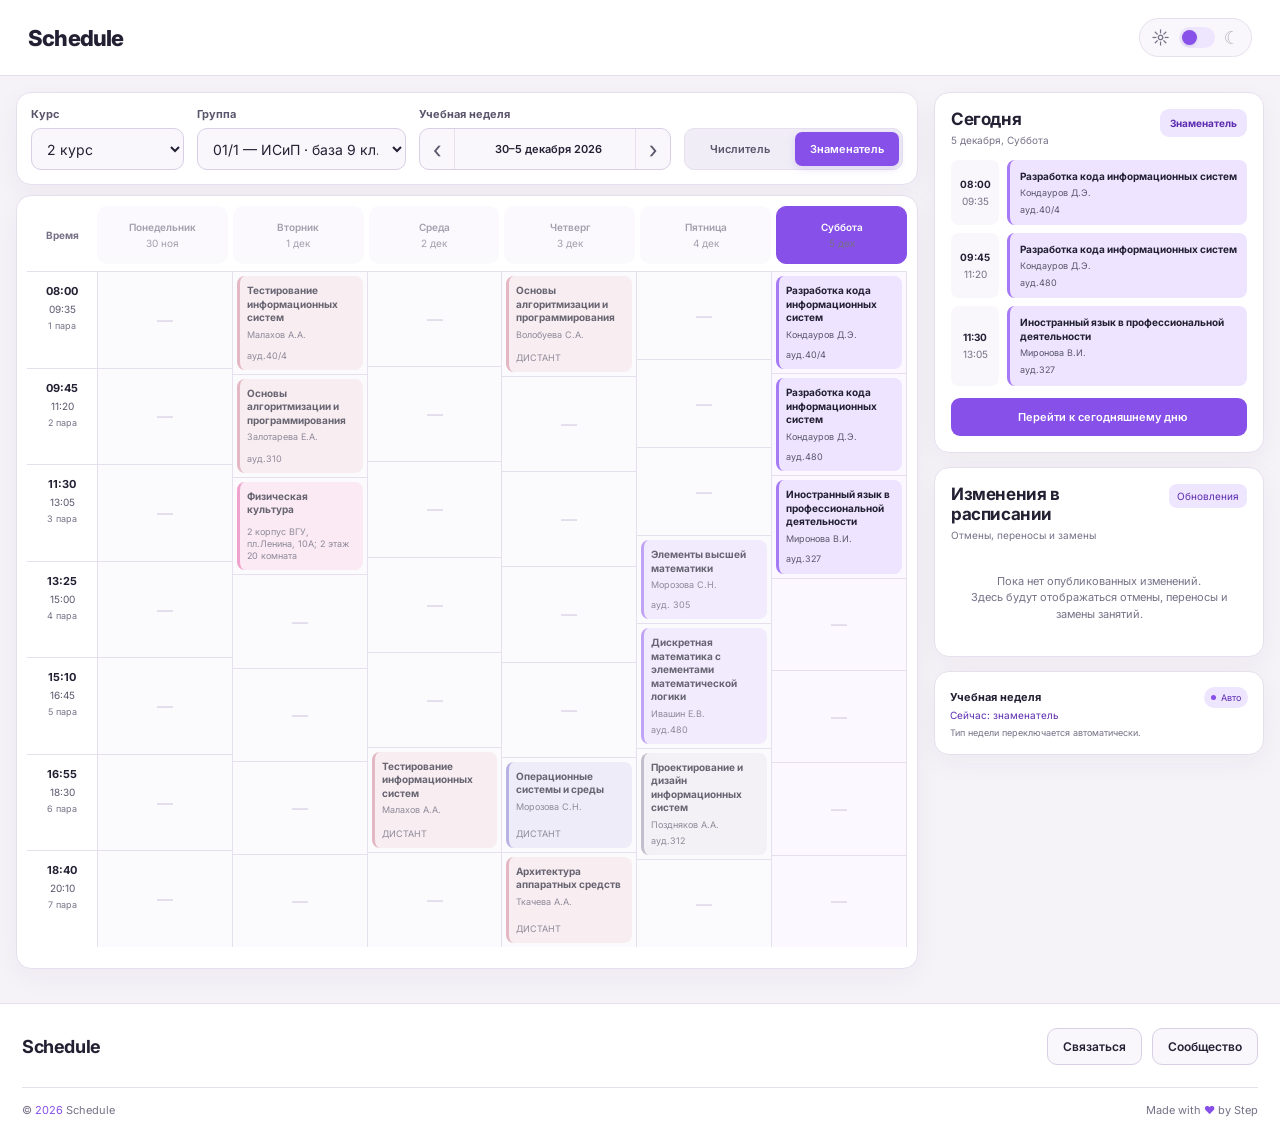
<file: index.html>
<!doctype html>
<html lang="ru">
<head>
  <meta charset="UTF-8">
  <meta name="viewport" content="width=device-width, initial-scale=1.0">
  <meta name="theme-color" content="#f8f7fb">
  <title>Schedule — расписание</title>
  <link rel="preconnect" href="https://fonts.googleapis.com">
  <link rel="preconnect" href="https://fonts.gstatic.com" crossorigin>
  <link href="https://fonts.googleapis.com/css2?family=Inter:wght@400;500;600;700;800&display=swap" rel="stylesheet">
  <link rel="stylesheet" href="css/styles.css">
</head>
<body>
  <header class="topbar">
    <a class="brand" href="#" aria-label="Schedule — главная">  
      <span class="brand-name">Schedule</span>
    </a>
    <div class="top-actions">
      <button class="theme-toggle" id="themeToggle" type="button" aria-label="Включить тёмную тему" title="Переключить светлую/тёмную тему">
        <span class="theme-icon sun-icon" aria-hidden="true">☼</span>
        <span class="theme-track"><span class="theme-knob"></span></span>
        <span class="theme-icon moon-icon" aria-hidden="true">☾</span>
      </button>
      <!-- <button class="profile-button" id="profileButton" type="button" aria-label="Профиль" title="Профиль"> -->
        <!-- <span class="avatar">Г</span><span class="profile-label">Профиль</span> -->
      <!-- </button> -->
    </div>
  </header>

  <main class="app-layout">
    <section class="main-column">
      <section class="filters panel" aria-label="Фильтры расписания">
        <label class="field">
          <span>Курс</span>
          <select id="courseSelect">
            <option value="1">1 курс</option><option value="2" selected>2 курс</option><option value="3">3 курс</option><option value="4">4 курс</option>
          </select>
        </label>
        <label class="field">
          <span>Группа</span>
          <select id="groupSelect"></select>
        </label>
        <div class="field week-field">
          <span>Учебная неделя</span>
          <div class="week-control">
            <button id="prevWeek" class="square-button" type="button" aria-label="Предыдущая неделя">‹</button>
            <div class="week-label"><span aria-hidden="true"></span><b id="weekRange">—</b></div>
            <button id="nextWeek" class="square-button" type="button" aria-label="Следующая неделя">›</button>
          </div>
        </div>
        <div class="week-toggle" role="group" aria-label="Тип учебной недели">
          <button id="numeratorButton" type="button">Числитель</button>
          <button id="denominatorButton" type="button">Знаменатель</button>
        </div>
      </section>

      <section class="calendar panel" aria-label="Расписание на неделю">
        <div class="calendar-head">
          <div class="time-head">Время</div>
          <div class="day-heads" id="dayHeads"></div>
        </div>
        <div id="scheduleGrid" class="schedule-grid"></div>
        <div class="calendar-legend">
          <!-- <span><i class="legend-dot today-dot"></i>Сегодня</span> -->
          <!-- <span><i class="legend-dot lesson-dot"></i>Занятие</span> -->
        </div>
      </section>
    </section>

    <aside class="sidebar">
      <section class="panel today-panel">
        <div class="panel-heading">
          <div><h2>Сегодня</h2><p id="todayDate">—</p></div>
          <span id="todayWeekBadge" class="week-badge">—</span>
        </div>
        <div id="todayLessons" class="today-lessons"></div>
        <button class="primary-button full-width" id="goToday" type="button"> &nbsp; Перейти к сегодняшнему дню</button>
      </section>

      <section class="panel changes-panel" id="changesPanel">
        <div class="panel-heading">
          <div><h2>Изменения в расписании</h2><p>Отмены, переносы и замены</p></div>
          <span class="changes-status">Обновления</span>
        </div>
        <div id="changesList" class="changes-list"></div>
      </section>

      <section class="panel week-info">
        <div class="week-info-copy">
          <b>Учебная неделя</b>
          <p id="weekInfoType">—</p>
          <small>Тип недели переключается автоматически.</small>
        </div>
        <span class="auto-pill"><i></i> Авто</span>
      </section>
    </aside>
  </main>

  <footer class="footer">
    <div class="footer-main">
      <div class="footer-brand"><b>Schedule</b></div>
      <div class="footer-links" aria-label="Полезные ссылки">
        <a
          href="https://t.me/shell134"
          class="footer-link"
          target="_blank"
          rel="noopener noreferrer"
        >Связаться</a>
        <a
          href="https://t.me/schedule_study_helper_bot"
          class="footer-link"
          target="_blank"
          rel="noopener noreferrer"
        >Сообщество</a>
      </div>
    </div>
    <div class="footer-bottom"><small>© <span id="footerYear"></span> Schedule</small><small>Made with <span class="footer-heart" aria-hidden="true">♥</span> by Step</small></div>
  </footer>
  <section class="auth-overlay" id="authOverlay" hidden>
    <div class="auth-dialog panel" role="dialog" aria-modal="true" aria-labelledby="authTitle">
      <button class="auth-close" id="authClose" type="button" aria-label="Закрыть">×</button>
      <div class="auth-heading">
        <span class="auth-mark">S</span>
        <div><h2 id="authTitle">Профиль Schedule</h2><p id="authSubtitle">Войди или создай аккаунт</p></div>
      </div>
      <div class="auth-tabs" role="tablist" aria-label="Авторизация">
        <button type="button" class="auth-tab active" id="loginTab">Войти</button>
        <button type="button" class="auth-tab" id="signupTab">Регистрация</button>
      </div>
      <form id="authForm" class="auth-form">
        <label class="auth-field" id="displayNameField" hidden><span>Имя</span><input id="authDisplayName" type="text" autocomplete="name" maxlength="80" placeholder="Как тебя называть?"></label>
        <label class="auth-field"><span>Электронная почта</span><input id="authEmail" type="email" autocomplete="email" required placeholder="you@example.com"></label>
        <label class="auth-field"><span>Пароль</span><input id="authPassword" type="password" autocomplete="current-password" minlength="6" required placeholder="Минимум 6 символов"></label>
        <p class="auth-message" id="authMessage" role="status" aria-live="polite"></p>
        <button class="primary-button full-width auth-submit" id="authSubmit" type="submit">Войти</button>
      </form>
      <div class="auth-account" id="authAccount" hidden>
        <div class="account-avatar" id="accountAvatar">S</div>
        <strong id="accountName">Пользователь</strong>
        <span id="accountEmail"></span>
        <a class="primary-button full-width" id="openFullProfile" href="profile.html" style="display:flex;align-items:center;justify-content:center;text-decoration:none;margin-bottom:10px">Открыть полный профиль</a>
        <button class="primary-button full-width" id="signOutButton" type="button">Выйти из аккаунта</button>
      </div>
      <p class="auth-footnote">Расписание доступно без аккаунта. Профиль нужен для персональных функций.</p>
    </div>
  </section>
  <div id="toast" class="toast" role="status" aria-live="polite"></div>
  <script src="js/data.js"></script>
  <script src="js/app.js"></script>
</body>
</html>
</file>
<file: css/styles.css>
/* CampusFlow — plum / violet palette, light + dark themes */
:root {
  color-scheme: light;
  --bg: #f5f3f8;
  --surface: #ffffff;
  --surface-soft: #f9f7fc;
  --surface-raised: #f0edf6;
  --text: #242033;
  --muted: #777187;
  --muted-strong: #5c566d;
  --line: #e6e0ee;
  --line-strong: #d8cfe5;
  --accent: #8750e8;
  --accent-strong: #7136d6;
  --accent-soft: #eee5ff;
  --accent-text: #5c2db0;
  --pink: #df6aab;
  --pink-soft: #fbe8f2;
  --lesson-purple: #eee4ff;
  --lesson-purple-line: #a67af4;
  --lesson-pink: #fbe3f0;
  --lesson-pink-line: #e879b6;
  --lesson-lavender: #e8e6f8;
  --lesson-lavender-line: #9990d8;
  --lesson-rose: #f7e8ec;
  --lesson-rose-line: #d99aaa;
  --lesson-neutral: #f0edf4;
  --lesson-neutral-line: #aaa2b6;
  --shadow: 0 8px 28px rgba(47, 30, 77, .045);
  --radius: 15px;
}
:root[data-theme="dark"] {
  color-scheme: dark;
  --bg: #111116;
  --surface: #191920;
  --surface-soft: #1e1d26;
  --surface-raised: #26232f;
  --text: #f4f0fa;
  --muted: #a49bb4;
  --muted-strong: #c4bbd2;
  --line: #302b3b;
  --line-strong: #453951;
  --accent: #b18aff;
  --accent-strong: #c09dff;
  --accent-soft: #332448;
  --accent-text: #d5c0ff;
  --pink: #f08bc1;
  --pink-soft: #3b2536;
  --lesson-purple: #2a2138;
  --lesson-purple-line: #b58aff;
  --lesson-pink: #362333;
  --lesson-pink-line: #f08bc1;
  --lesson-lavender: #292638;
  --lesson-lavender-line: #aaa0e9;
  --lesson-rose: #34252d;
  --lesson-rose-line: #df9eb5;
  --lesson-neutral: #25232d;
  --lesson-neutral-line: #a59bad;
  --shadow: 0 10px 28px rgba(0, 0, 0, .16);
}
* { box-sizing: border-box; }
html { min-width: 320px; background: var(--bg); }
body { margin: 0; color: var(--text); background: var(--bg); font-family: Inter, system-ui, -apple-system, BlinkMacSystemFont, "Segoe UI", sans-serif; font-size: 14px; transition: background .18s ease, color .18s ease; }
button, select { font: inherit; cursor: pointer; }
button:focus-visible, select:focus-visible { outline: 3px solid var(--accent); outline-offset: 2px; }
.topbar { min-height: 76px; padding: 0 28px; display: flex; align-items: center; justify-content: space-between; gap: 24px; background: var(--surface); border-bottom: 1px solid var(--line); position: sticky; top: 0; z-index: 10; }
.brand { display: inline-flex; align-items: center; gap: 12px; text-decoration: none; color: var(--text); }
.brand-mark { width: 42px; height: 42px; display: grid; place-items: center; color: #fff; background: linear-gradient(145deg, #b58aff, #7b43df); clip-path: polygon(50% 0,100% 28%,50% 56%,0 28%); font-size: 0; position: relative; }
.brand-mark::after { content: ""; position: absolute; left: 9px; right: 9px; bottom: 4px; height: 14px; background: #e4d4ff; clip-path: polygon(0 0,50% 28%,100% 0,100% 65%,50% 100%,0 65%); }
.brand-name { font-size: 22px; font-weight: 800; letter-spacing: -.8px; }
.brand-name span { color: var(--accent); }
.top-actions { display: flex; align-items: center; gap: 22px; }
.theme-toggle { display: flex; align-items: center; gap: 9px; padding: 8px 11px; border: 1px solid var(--line); border-radius: 999px; background: var(--surface-soft); color: var(--muted); }
.theme-icon { font-size: 18px; line-height: 1; }
.theme-track { width: 36px; height: 21px; border-radius: 999px; background: var(--accent-soft); display: flex; align-items: center; padding: 3px; }
.theme-knob { width: 15px; height: 15px; border-radius: 50%; background: var(--accent); box-shadow: 0 1px 3px #0002; transform: translateX(0); transition: transform .18s ease; }
:root[data-theme="dark"] .theme-knob { transform: translateX(15px); }
:root[data-theme="dark"] .sun-icon { opacity: .5; }
:root:not([data-theme="dark"]) .moon-icon { opacity: .5; }
.icon-button { position: relative; width: 38px; height: 38px; border: 0; border-radius: 10px; background: transparent; color: var(--text); display: grid; place-items: center; }
.icon-button:hover { background: var(--surface-raised); }
.icon-button svg { width: 21px; height: 21px; fill: none; stroke: currentColor; stroke-width: 1.8; stroke-linecap: round; stroke-linejoin: round; }
.icon-button i { position: absolute; width: 7px; height: 7px; background: var(--pink); border-radius: 50%; right: 7px; top: 6px; }
.profile-placeholder { display: flex; align-items: center; gap: 10px; padding-left: 20px; border-left: 1px solid var(--line); white-space: nowrap; }
.avatar { width: 38px; height: 38px; display: grid; place-items: center; border-radius: 50%; background: var(--accent-soft); color: var(--accent-text); font-weight: 800; }
.profile-placeholder b, .profile-placeholder small { display: block; }
.profile-placeholder b { font-size: 12px; }.profile-placeholder small { margin-top: 4px; font-size: 10px; color: var(--muted); }
.app-layout { max-width: 1900px; margin: 0 auto; padding: 16px; display: grid; grid-template-columns: minmax(0,1fr) 330px; gap: 16px; align-items: start; }
.main-column { min-width: 0; display: flex; flex-direction: column; gap: 10px; }
.panel { background: var(--surface); border: 1px solid var(--line); border-radius: var(--radius); box-shadow: var(--shadow); }
.filters { padding: 14px; display: grid; grid-template-columns: .7fr .95fr 1.15fr 1fr; align-items: end; gap: 13px; }
.field { display: flex; flex-direction: column; gap: 7px; min-width: 0; }
.field > span { font-size: 11px; font-weight: 700; color: var(--muted-strong); }
.field select { width: 100%; min-width: 0; height: 42px; padding: 0 11px; border: 1px solid var(--line-strong); border-radius: 10px; color: var(--text); background: var(--surface-soft); }
.week-control { display: flex; height: 42px; min-width: 0; overflow: hidden; border: 1px solid var(--line-strong); border-radius: 10px; background: var(--surface-soft); }
.square-button { flex: 0 0 34px; border: 0; background: transparent; color: var(--muted-strong); font-size: 24px; }
.square-button:hover { background: var(--accent-soft); color: var(--accent-text); }
.week-label { flex: 1; min-width: 0; display: flex; justify-content: center; align-items: center; gap: 8px; border-left: 1px solid var(--line); border-right: 1px solid var(--line); }
.week-label span { color: var(--accent); font-size: 17px; }.week-label b { font-size: 11px; white-space: nowrap; font-weight: 600; }
.week-toggle { display: flex; gap: 3px; height: 42px; padding: 3px; background: var(--surface-raised); border: 1px solid var(--line); border-radius: 10px; }
.week-toggle button { flex: 1; min-width: 0; border: 0; border-radius: 7px; background: transparent; color: var(--muted-strong); font-size: 11px; font-weight: 600; }
.week-toggle button.active { background: var(--accent); color: #fff; box-shadow: 0 3px 8px #8c58e52b; }
:root[data-theme="dark"] .week-toggle button.active { color: #20152f; }
.calendar { padding: 10px; overflow: hidden; }
.calendar-head { display: grid; grid-template-columns: 70px minmax(0,1fr); margin-bottom: 7px; }
.time-head { display: flex; justify-content: center; align-items: center; color: var(--muted); font-size: 10px; font-weight: 700; }
.day-heads { display: grid; grid-template-columns: repeat(6,minmax(0,1fr)); gap: 5px; }
.day-head { min-height: 58px; display: flex; flex-direction: column; justify-content: center; align-items: center; gap: 4px; border: 1px solid transparent; border-radius: 10px; background: var(--surface-soft); color: var(--text); }
.day-head strong { font-size: 10px; font-weight: 600; }.day-head small { font-size: 10px; color: var(--muted); }
.day-head.today { border-color: var(--accent); background: var(--accent-soft); color: var(--accent-text); }
.day-head.selected { background: var(--accent); color: white; border-color: var(--accent); }
:root[data-theme="dark"] .day-head.selected { color: #21162f; }
.day-head.past:not(.selected) { color: var(--muted); opacity: .67; }
.schedule-grid { display: grid; grid-template-columns: 70px minmax(0,1fr); }
.time-column, .day-column { display: grid; grid-template-rows: repeat(7,minmax(88px,auto)); }
.time-slot { border-top: 1px solid var(--line); display: flex; flex-direction: column; align-items: center; padding: 12px 2px 5px; gap: 5px; }
.time-slot strong { font-size: 11px; color: var(--text); }.time-slot span { font-size: 10px; color: var(--muted-strong); }.time-slot small { font-size: 9px; color: var(--muted); }
.day-columns { display: grid; grid-template-columns: repeat(6,minmax(0,1fr)); border-left: 1px solid var(--line); }
.day-column { min-width: 0; border-right: 1px solid var(--line); }
.day-column.today { background: color-mix(in srgb, var(--accent-soft) 25%, transparent); }
.day-column.past { background: color-mix(in srgb, var(--surface-raised) 30%, transparent); }
.lesson-cell { min-width: 0; padding: 4px; border-top: 1px solid var(--line); }
.lesson-card { height: 100%; min-height: 70px; padding: 8px 7px; border-radius: 8px; border-left: 3px solid var(--lesson-line); background: var(--lesson-bg); display: flex; flex-direction: column; gap: 4px; overflow: hidden; }
.lesson-card strong { font-size: 10px; line-height: 1.35; font-weight: 700; overflow-wrap: anywhere; color: var(--text); }
.lesson-card span { font-size: 9px; line-height: 1.35; color: var(--muted-strong); overflow-wrap: anywhere; }
.lesson-card .lesson-room { margin-top: auto; }
.empty-cell { height: 100%; min-height: 70px; display: grid; place-items: center; color: var(--line-strong); font-size: 16px; }
.day-column.past .lesson-card { opacity: .68; }
.calendar-legend { display: flex; align-items: center; gap: 16px; padding: 10px 6px 1px; color: var(--muted); font-size: 10px; }
.calendar-legend span { display: flex; align-items: center; gap: 6px; }
.legend-dot { width: 7px; height: 7px; border-radius: 50%; display: inline-block; }.today-dot { background: var(--accent); }.lesson-dot { background: var(--pink); }
.sidebar { display: flex; flex-direction: column; gap: 14px; min-width: 0; }
.today-panel, .changes-panel { padding: 16px; }
.panel-heading { display: flex; align-items: flex-start; justify-content: space-between; gap: 10px; margin-bottom: 14px; }
.panel-heading h2 { margin: 0; font-size: 17px; letter-spacing: -.4px; }.panel-heading p { margin: 5px 0 0; font-size: 10px; color: var(--muted); }
.week-badge { padding: 8px 10px; border-radius: 9px; color: var(--accent-text); background: var(--accent-soft); font-size: 10px; font-weight: 700; white-space: nowrap; }
.today-lessons { display: flex; flex-direction: column; gap: 8px; margin-bottom: 12px; }
.today-lesson { display: grid; grid-template-columns: 48px minmax(0,1fr); gap: 8px; align-items: stretch; }
.today-time { display: flex; flex-direction: column; justify-content: center; align-items: center; border-radius: 8px; background: var(--surface-soft); font-size: 10px; gap: 5px; }
.today-time strong { color: var(--text); }.today-time span { color: var(--muted); }
.today-lesson-content { border-left: 3px solid var(--lesson-line); background: var(--lesson-bg); border-radius: 8px; padding: 9px 10px; display: flex; flex-direction: column; gap: 4px; }
.today-lesson-content strong { font-size: 10px; line-height: 1.4; color: var(--text); }.today-lesson-content span { color: var(--muted-strong); font-size: 9px; line-height: 1.4; }
.primary-button { border: 0; border-radius: 9px; padding: 12px 14px; color: white; background: var(--accent); font-weight: 600; font-size: 11px; transition: filter .15s; }
.primary-button:hover { filter: brightness(1.06); }.full-width { width: 100%; }
:root[data-theme="dark"] .primary-button { color: #21162f; }
.changes-status { font-size: 10px; color: var(--accent-text); background: var(--accent-soft); padding: 6px 8px; border-radius: 8px; white-space: nowrap; }
.changes-list { display: flex; flex-direction: column; }
.change-item { display: grid; grid-template-columns: 34px minmax(0,1fr); gap: 10px; padding: 12px 0; border-top: 1px solid var(--line); }
.change-item:first-child { border-top: 0; padding-top: 0; }
.change-icon { width: 34px; height: 34px; border-radius: 10px; display: grid; place-items: center; font-size: 16px; font-weight: 700; background: var(--accent-soft); color: var(--accent-text); }
.change-icon.cancel { background: var(--pink-soft); color: var(--pink); }.change-icon.room { background: var(--accent-soft); color: var(--accent-text); }.change-icon.add { background: var(--lesson-lavender); color: var(--lesson-lavender-line); }.change-icon.info { background: var(--surface-raised); color: var(--muted-strong); }
.change-content small { display: block; color: var(--muted); font-size: 9px; margin-bottom: 5px; }.change-content strong { display: block; font-size: 10px; line-height: 1.4; margin-bottom: 4px; }.change-content p { color: var(--muted-strong); font-size: 10px; line-height: 1.45; margin: 0; }
.week-info { padding: 15px; display: flex; align-items: flex-start; gap: 11px; }
.week-icon { width: 37px; height: 37px; flex: 0 0 auto; display: grid; place-items: center; color: var(--accent-text); background: var(--accent-soft); border-radius: 10px; font-size: 18px; }
.week-info-copy { min-width: 0; flex: 1; }.week-info-copy b { font-size: 11px; }.week-info-copy p { margin: 5px 0; color: var(--accent-text); font-size: 10px; }.week-info-copy small { display: block; color: var(--muted); font-size: 9px; line-height: 1.45; }
.auto-pill { display: flex; align-items: center; gap: 5px; color: var(--accent-text); background: var(--accent-soft); border-radius: 20px; padding: 5px 7px; font-size: 9px; white-space: nowrap; }.auto-pill i { width: 5px; height: 5px; background: var(--accent); border-radius: 50%; }
.no-results { padding: 18px 8px; text-align: center; color: var(--muted); font-size: 11px; line-height: 1.5; }
.footer { display: flex; align-items: center; gap: 14px; padding: 16px 28px; border-top: 1px solid var(--line); color: var(--muted); font-size: 10px; background: var(--surface); }
.footer b { color: var(--text); font-size: 12px; }.footer-spacer { flex: 1; }.footer small { font-size: 10px; }.footer small span { color: var(--accent); }
.toast { position: fixed; bottom: 22px; left: 50%; transform: translate(-50%,15px); padding: 12px 18px; background: var(--text); color: var(--surface); border-radius: 10px; box-shadow: var(--shadow); opacity: 0; pointer-events: none; transition: .2s; z-index: 30; font-size: 12px; max-width: min(90vw,560px); text-align: center; }.toast.show { opacity: 1; transform: translate(-50%,0); }
@media (min-width: 1500px) { .app-layout { grid-template-columns: minmax(0,1fr) 350px; padding: 18px 22px; gap: 18px; }.time-column,.day-column { grid-template-rows: repeat(7,minmax(94px,auto)); } }
@media (max-width: 1180px) { .app-layout { grid-template-columns: minmax(0,1fr) 290px; padding: 10px; gap: 10px; }.filters { grid-template-columns: 1fr 1fr; }.calendar-head,.schedule-grid { grid-template-columns: 58px minmax(0,1fr); }.time-column,.day-column { grid-template-rows: repeat(7,minmax(82px,auto)); }.lesson-card { padding: 7px 5px; }.lesson-card strong { font-size: 9px; }.lesson-card span { font-size: 8px; } }
@media (max-width: 850px) { .topbar { min-height: 68px; padding: 10px 14px; }.app-layout { grid-template-columns: 1fr; }.sidebar { display: grid; grid-template-columns: repeat(2,minmax(0,1fr)); }.week-info { grid-column: 1 / -1; }.calendar { overflow-x: auto; }.calendar-head,.schedule-grid { min-width: 720px; } }
@media (max-width: 560px) { .brand-name { font-size: 19px; }.brand-mark { width: 35px; height: 35px; }.top-actions { gap: 7px; }.theme-toggle { padding: 7px 8px; gap: 6px; }.profile-placeholder { padding-left: 9px; }.profile-placeholder small { display: none; }.avatar { width: 32px; height: 32px; }.filters { padding: 10px; gap: 10px; }.field > span { font-size: 10px; }.week-toggle button { font-size: 10px; }.sidebar { grid-template-columns: 1fr; }.week-info { grid-column: auto; }.footer { padding: 14px; }.calendar { overflow-x: auto; } }


/* Schedule identity, profile entry point and expanded footer */
.profile-button { display:flex; align-items:center; gap:9px; padding:0 0 0 18px; border:0; border-left:1px solid var(--line); background:transparent; color:var(--text); }
.profile-button:hover .avatar { background:var(--accent); color:#fff; }
.profile-label { font-size:12px; font-weight:600; }
.footer { display:block; padding:24px max(22px, calc((100vw - 1860px) / 2)); margin-top:18px; }
.footer-main { display:flex; align-items:center; justify-content:space-between; gap:24px; padding-bottom:22px; }
.footer-brand { display:flex; flex-direction:column; gap:6px; }
.footer-brand b { color:var(--text); font-size:18px; letter-spacing:-.4px; }
.footer-brand small { color:var(--muted); font-size:12px; }
.footer-links { display:flex; align-items:center; gap:10px; }
.footer-link { display:inline-flex; align-items:center; justify-content:center; text-decoration:none; cursor:pointer; padding:10px 15px; border:1px solid var(--line-strong); border-radius:10px; color:var(--text); background:var(--surface-soft); font-size:12px; font-weight:600; }
.footer-link:hover { color:var(--accent-text); border-color:var(--accent); background:var(--accent-soft); }
.footer-bottom { display:flex; justify-content:space-between; align-items:center; gap:12px; padding-top:15px; border-top:1px solid var(--line); color:var(--muted); }
.footer-bottom small { font-size:11px; }
.footer-heart { color:var(--pink); }
@media (max-width:560px) { .profile-button { padding-left:8px; gap:0; }.profile-label { display:none; }.footer { padding:20px 14px; }.footer-main { align-items:flex-start; flex-direction:column; gap:18px; }.footer-links { width:100%; }.footer-link { flex:1; }.footer-bottom { align-items:flex-start; flex-direction:column; gap:7px; } }


/* Supabase authentication dialog */
.auth-overlay[hidden], .auth-form [hidden], .auth-account[hidden] { display:none !important; }
.auth-overlay { position:fixed; inset:0; z-index:50; display:grid; place-items:center; padding:18px; background:rgba(18,14,28,.52); backdrop-filter:blur(5px); overflow-y:auto; }
.auth-dialog { position:relative; width:min(100%,440px); padding:28px; border-radius:20px; background:var(--surface); box-shadow:0 24px 90px rgba(0,0,0,.24); }
.auth-close { position:absolute; top:14px; right:15px; width:34px; height:34px; border:0; border-radius:9px; background:var(--surface-raised); color:var(--muted-strong); font-size:25px; line-height:1; }
.auth-heading { display:flex; align-items:center; gap:13px; padding-right:25px; margin-bottom:23px; }
.auth-mark { width:44px; height:44px; display:grid; place-items:center; border-radius:14px; background:linear-gradient(145deg,#b58aff,#7b43df); color:#fff; font-size:20px; font-weight:800; }
.auth-heading h2 { margin:0; font-size:20px; letter-spacing:-.5px; }
.auth-heading p { margin:5px 0 0; color:var(--muted); font-size:12px; }
.auth-tabs { display:grid; grid-template-columns:1fr 1fr; gap:4px; padding:4px; margin-bottom:20px; background:var(--surface-raised); border-radius:11px; }
.auth-tab { padding:10px; border:0; border-radius:8px; color:var(--muted-strong); background:transparent; font-weight:600; font-size:12px; }
.auth-tab.active { color:var(--accent-text); background:var(--surface); box-shadow:0 1px 5px #0000000c; }
.auth-form { display:flex; flex-direction:column; gap:14px; }
.auth-field { display:flex; flex-direction:column; gap:7px; }
.auth-field span { font-size:11px; color:var(--muted-strong); font-weight:700; }
.auth-field input { width:100%; min-height:43px; padding:11px 12px; border:1px solid var(--line-strong); border-radius:10px; outline:none; background:var(--surface-soft); color:var(--text); font:inherit; }
.auth-field input:focus { border-color:var(--accent); box-shadow:0 0 0 3px var(--accent-soft); }
.auth-message { min-height:0; margin:0; color:var(--muted); font-size:12px; line-height:1.5; overflow-wrap:anywhere; }
.auth-message:empty { display:none; }
.auth-message[data-kind="error"] { color:#c34265; }
.auth-message[data-kind="success"] { color:#21835b; }
.auth-submit { min-height:43px; font-size:12px; }
.auth-submit:disabled { opacity:.65; cursor:wait; }
.auth-footnote { margin:20px 0 0; padding-top:15px; border-top:1px solid var(--line); color:var(--muted); font-size:10px; line-height:1.5; text-align:center; }
.auth-account { display:flex; align-items:center; flex-direction:column; gap:8px; padding:8px 0 0; }
.account-avatar { width:64px; height:64px; display:grid; place-items:center; border-radius:50%; background:var(--accent-soft); color:var(--accent-text); font-size:25px; font-weight:800; }
.auth-account strong { margin-top:5px; font-size:16px; }
.auth-account > span { margin-bottom:12px; color:var(--muted); font-size:12px; overflow-wrap:anywhere; }
body.auth-open { overflow:hidden; }
@media (max-width:480px) { .auth-dialog { padding:23px 18px; border-radius:16px; }.auth-heading h2 { font-size:18px; } }
</file>
